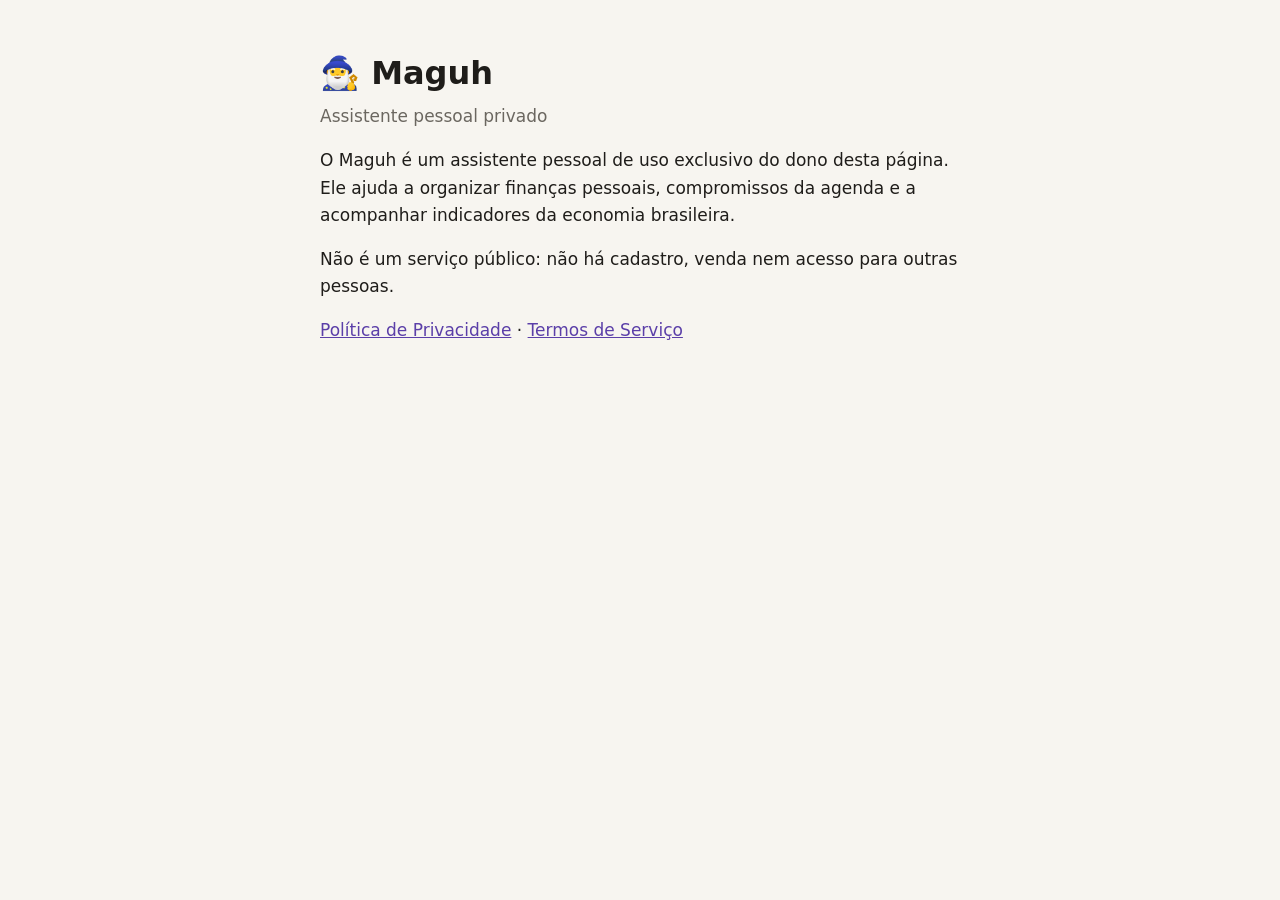
<file: index.html>
<!doctype html>
<html lang="pt-BR">
<head>
  <meta charset="utf-8">
  <meta name="viewport" content="width=device-width, initial-scale=1">
  <title>Maguh</title>
  <link rel="stylesheet" href="estilo.css">
</head>
<body>
  <main>
    <h1>🧙‍♂️ Maguh</h1>
    <p class="sub">Assistente pessoal privado</p>
    <p>O Maguh é um assistente pessoal de uso exclusivo do dono desta página. Ele ajuda a organizar
      finanças pessoais, compromissos da agenda e a acompanhar indicadores da economia brasileira.</p>
    <p>Não é um serviço público: não há cadastro, venda nem acesso para outras pessoas.</p>
    <p><a href="privacidade.html">Política de Privacidade</a> · <a href="termos.html">Termos de Serviço</a></p>
  </main>
</body>
</html>
</file>
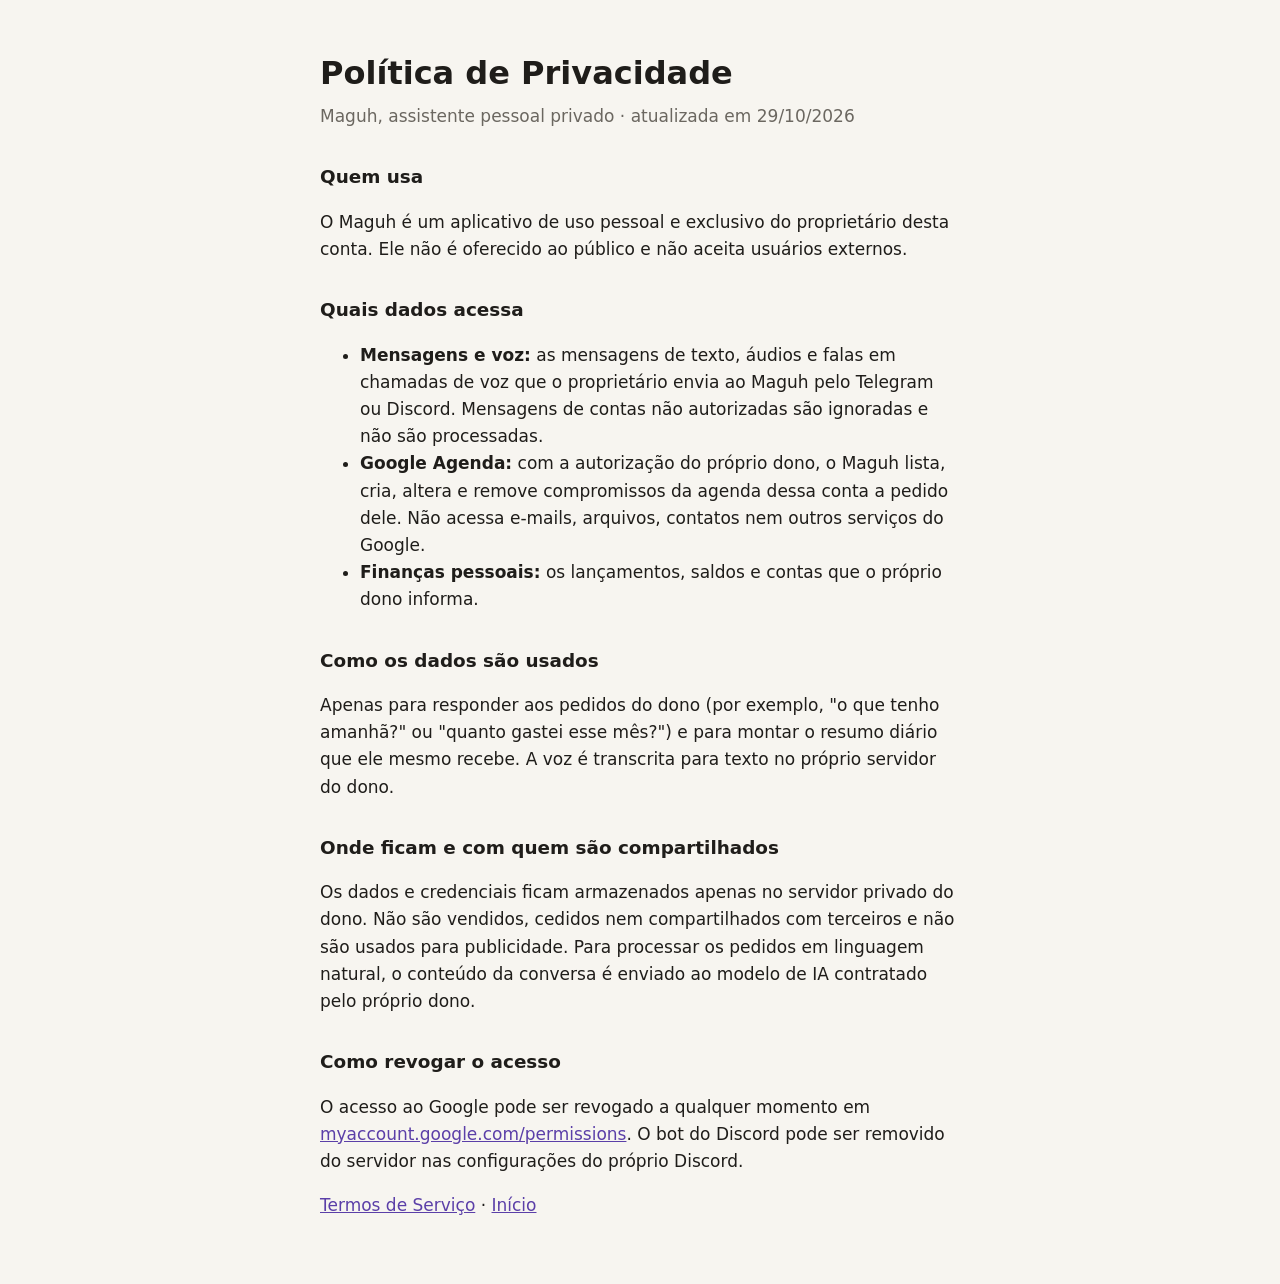
<file: privacidade.html>
<!doctype html>
<html lang="pt-BR">
<head>
  <meta charset="utf-8">
  <meta name="viewport" content="width=device-width, initial-scale=1">
  <title>Maguh · Política de Privacidade</title>
  <link rel="stylesheet" href="estilo.css">
</head>
<body>
  <main>
    <h1>Política de Privacidade</h1>
    <p class="sub">Maguh, assistente pessoal privado · atualizada em 29/10/2026</p>

    <h2>Quem usa</h2>
    <p>O Maguh é um aplicativo de uso pessoal e exclusivo do proprietário desta conta. Ele não é
      oferecido ao público e não aceita usuários externos.</p>

    <h2>Quais dados acessa</h2>
    <ul>
      <li><strong>Mensagens e voz:</strong> as mensagens de texto, áudios e falas em chamadas de voz
        que o proprietário envia ao Maguh pelo Telegram ou Discord. Mensagens de contas não
        autorizadas são ignoradas e não são processadas.</li>
      <li><strong>Google Agenda:</strong> com a autorização do próprio dono, o Maguh lista, cria,
        altera e remove compromissos da agenda dessa conta a pedido dele. Não acessa e-mails,
        arquivos, contatos nem outros serviços do Google.</li>
      <li><strong>Finanças pessoais:</strong> os lançamentos, saldos e contas que o próprio dono
        informa.</li>
    </ul>

    <h2>Como os dados são usados</h2>
    <p>Apenas para responder aos pedidos do dono (por exemplo, "o que tenho amanhã?" ou "quanto
      gastei esse mês?") e para montar o resumo diário que ele mesmo recebe. A voz é transcrita para
      texto no próprio servidor do dono.</p>

    <h2>Onde ficam e com quem são compartilhados</h2>
    <p>Os dados e credenciais ficam armazenados apenas no servidor privado do dono. Não são vendidos,
      cedidos nem compartilhados com terceiros e não são usados para publicidade. Para processar os
      pedidos em linguagem natural, o conteúdo da conversa é enviado ao modelo de IA contratado pelo
      próprio dono.</p>

    <h2>Como revogar o acesso</h2>
    <p>O acesso ao Google pode ser revogado a qualquer momento em
      <a href="https://myaccount.google.com/permissions">myaccount.google.com/permissions</a>. O bot
      do Discord pode ser removido do servidor nas configurações do próprio Discord.</p>

    <p><a href="termos.html">Termos de Serviço</a> · <a href="index.html">Início</a></p>
  </main>
</body>
</html>
</file>
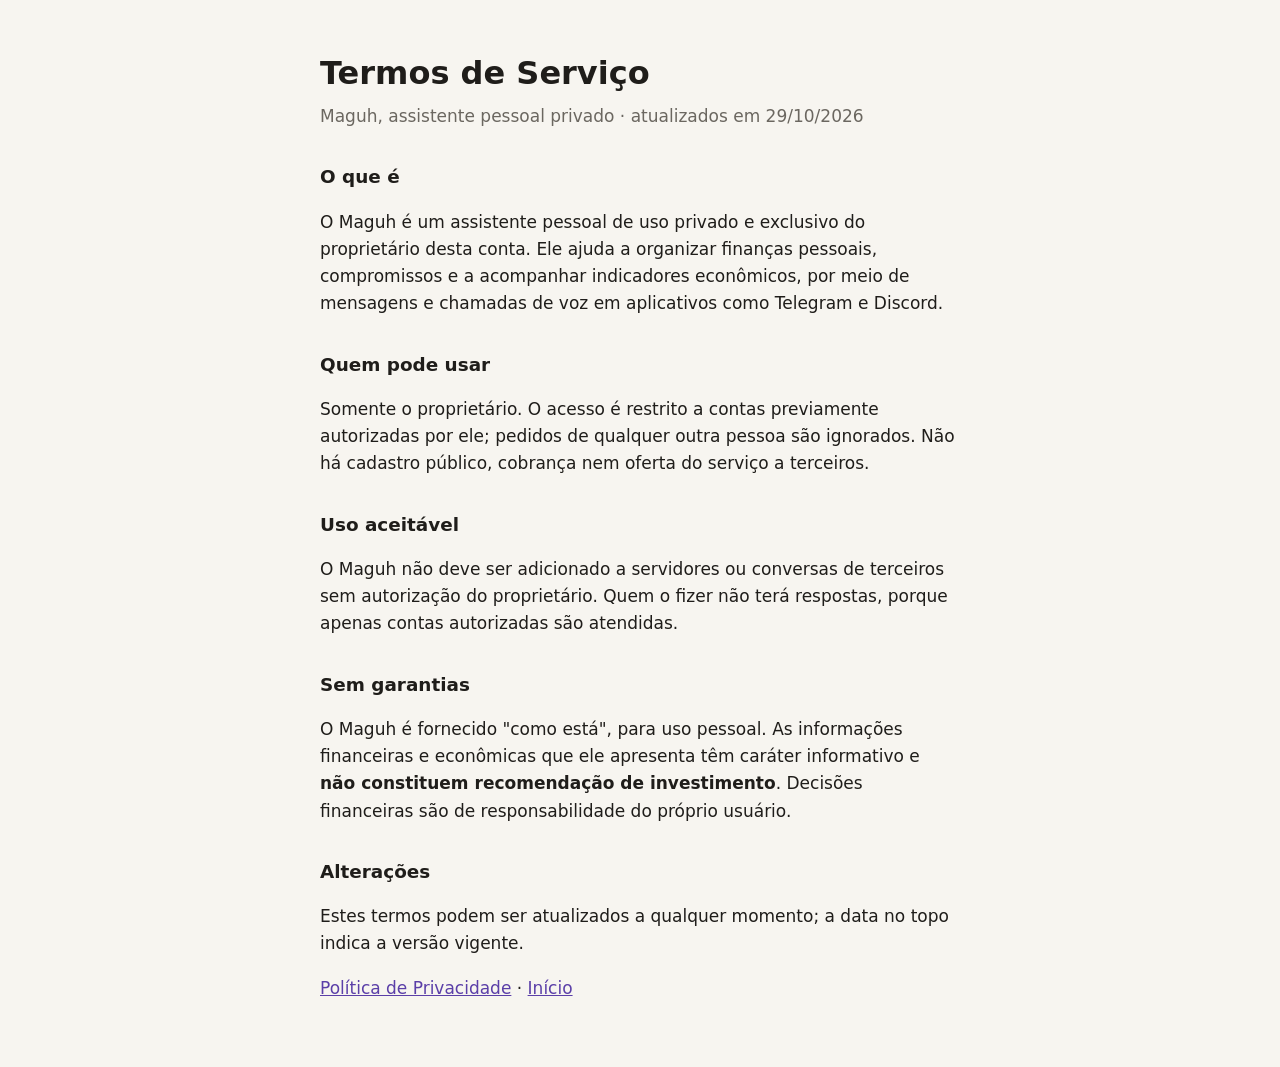
<file: termos.html>
<!doctype html>
<html lang="pt-BR">
<head>
  <meta charset="utf-8">
  <meta name="viewport" content="width=device-width, initial-scale=1">
  <title>Maguh · Termos de Serviço</title>
  <link rel="stylesheet" href="estilo.css">
</head>
<body>
  <main>
    <h1>Termos de Serviço</h1>
    <p class="sub">Maguh, assistente pessoal privado · atualizados em 29/10/2026</p>

    <h2>O que é</h2>
    <p>O Maguh é um assistente pessoal de uso privado e exclusivo do proprietário desta conta. Ele
      ajuda a organizar finanças pessoais, compromissos e a acompanhar indicadores econômicos, por
      meio de mensagens e chamadas de voz em aplicativos como Telegram e Discord.</p>

    <h2>Quem pode usar</h2>
    <p>Somente o proprietário. O acesso é restrito a contas previamente autorizadas por ele; pedidos
      de qualquer outra pessoa são ignorados. Não há cadastro público, cobrança nem oferta do serviço
      a terceiros.</p>

    <h2>Uso aceitável</h2>
    <p>O Maguh não deve ser adicionado a servidores ou conversas de terceiros sem autorização do
      proprietário. Quem o fizer não terá respostas, porque apenas contas autorizadas são atendidas.</p>

    <h2>Sem garantias</h2>
    <p>O Maguh é fornecido "como está", para uso pessoal. As informações financeiras e econômicas
      que ele apresenta têm caráter informativo e <strong>não constituem recomendação de
      investimento</strong>. Decisões financeiras são de responsabilidade do próprio usuário.</p>

    <h2>Alterações</h2>
    <p>Estes termos podem ser atualizados a qualquer momento; a data no topo indica a versão
      vigente.</p>

    <p><a href="privacidade.html">Política de Privacidade</a> · <a href="index.html">Início</a></p>
  </main>
</body>
</html>
</file>
<file: estilo.css>
:root { --bg: #f7f5f0; --fg: #1f1d1a; --muted: #6b6760; --link: #5b3fa8; }
@media (prefers-color-scheme: dark) {
  :root { --bg: #16151a; --fg: #ece9e3; --muted: #a39f97; --link: #b39dff; }
}
body { margin: 0; background: var(--bg); color: var(--fg);
       font: 17px/1.6 system-ui, -apple-system, "Segoe UI", Roboto, sans-serif; }
main { max-width: 640px; margin: 0 auto; padding: 48px 16px; }
h1 { margin: 0 0 4px; font-size: 2rem; }
h2 { margin-top: 2rem; font-size: 1.15rem; }
.sub { margin-top: 0; color: var(--muted); }
a { color: var(--link); }
</file>
